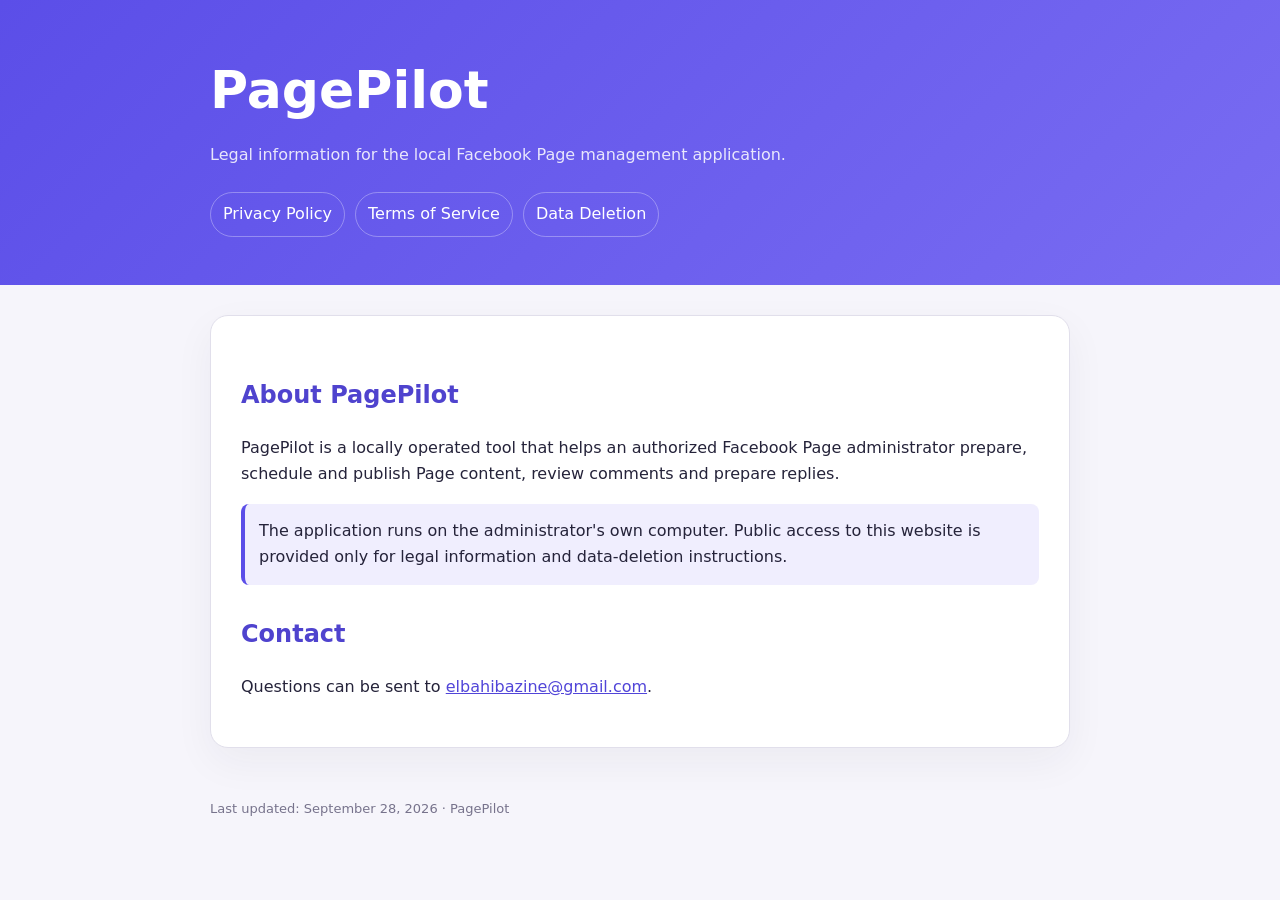
<file: index.html>
<!doctype html><html lang="en"><head><meta charset="utf-8"><meta name="viewport" content="width=device-width,initial-scale=1"><title>PagePilot Legal Information</title><link rel="stylesheet" href="styles.css"></head><body><header><div><h1>PagePilot</h1><p>Legal information for the local Facebook Page management application.</p><nav><a href="privacy-policy.html">Privacy Policy</a><a href="terms.html">Terms of Service</a><a href="data-deletion.html">Data Deletion</a></nav></div></header><main><h2>About PagePilot</h2><p>PagePilot is a locally operated tool that helps an authorized Facebook Page administrator prepare, schedule and publish Page content, review comments and prepare replies.</p><p class="notice">The application runs on the administrator's own computer. Public access to this website is provided only for legal information and data-deletion instructions.</p><h2>Contact</h2><p>Questions can be sent to <a href="mailto:elbahibazine@gmail.com">elbahibazine@gmail.com</a>.</p></main><footer>Last updated: September 28, 2026 · PagePilot</footer></body></html>
</file>
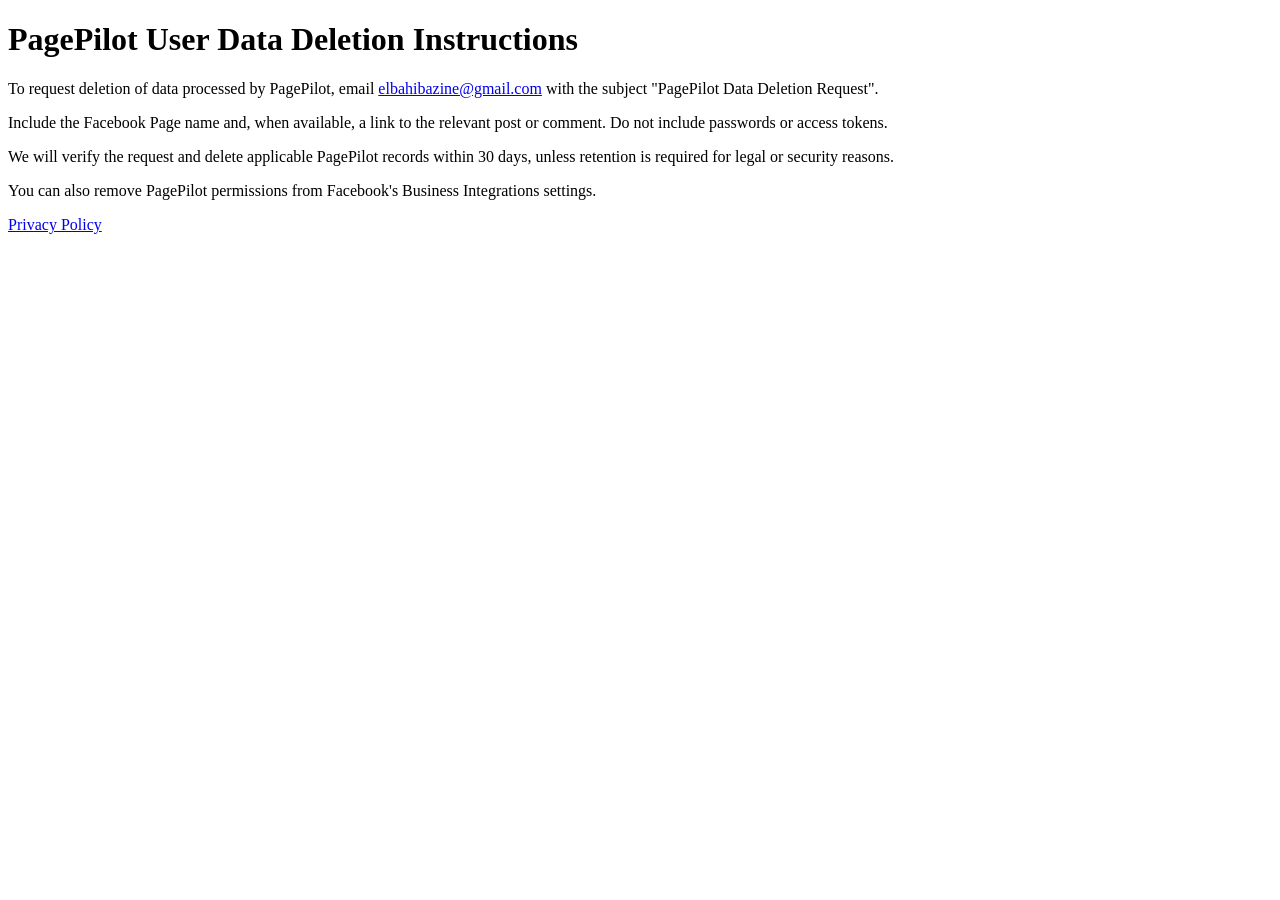
<file: delete/index.html>
<!doctype html>
<html lang="en">
<head>
  <meta charset="utf-8">
  <meta name="viewport" content="width=device-width, initial-scale=1">
  <title>PagePilot User Data Deletion Instructions</title>
  <meta name="description" content="Instructions for requesting deletion of user data processed by PagePilot.">
</head>
<body>
  <main>
    <h1>PagePilot User Data Deletion Instructions</h1>
    <p>To request deletion of data processed by PagePilot, email
      <a href="mailto:elbahibazine@gmail.com?subject=PagePilot%20Data%20Deletion%20Request">elbahibazine@gmail.com</a>
      with the subject "PagePilot Data Deletion Request".
    </p>
    <p>Include the Facebook Page name and, when available, a link to the relevant post or comment. Do not include passwords or access tokens.</p>
    <p>We will verify the request and delete applicable PagePilot records within 30 days, unless retention is required for legal or security reasons.</p>
    <p>You can also remove PagePilot permissions from Facebook's Business Integrations settings.</p>
    <p><a href="https://samer-bazine-ds.github.io/my-app/privacy-policy.html">Privacy Policy</a></p>
  </main>
</body>
</html>
</file>
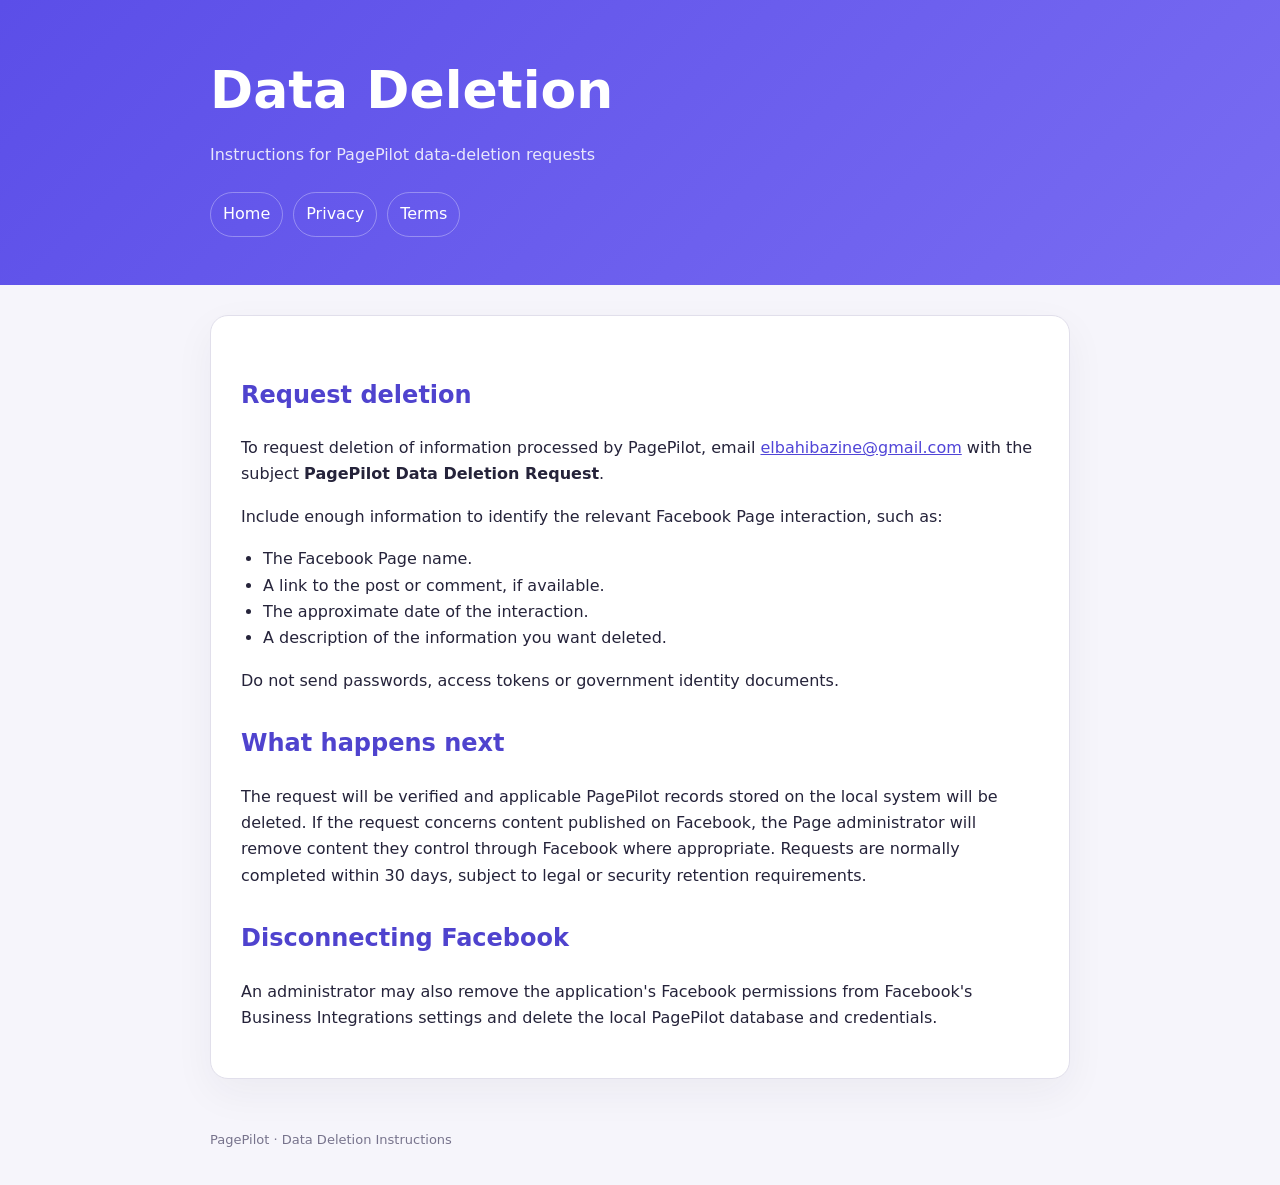
<file: data-deletion.html>
<!doctype html><html lang="en"><head><meta charset="utf-8"><meta name="viewport" content="width=device-width,initial-scale=1"><title>Data Deletion · PagePilot</title><link rel="stylesheet" href="styles.css"></head><body><header><div><h1>Data Deletion</h1><p>Instructions for PagePilot data-deletion requests</p><nav><a href="index.html">Home</a><a href="privacy-policy.html">Privacy</a><a href="terms.html">Terms</a></nav></div></header><main><h2>Request deletion</h2><p>To request deletion of information processed by PagePilot, email <a href="mailto:elbahibazine@gmail.com?subject=PagePilot%20Data%20Deletion%20Request">elbahibazine@gmail.com</a> with the subject <strong>PagePilot Data Deletion Request</strong>.</p><p>Include enough information to identify the relevant Facebook Page interaction, such as:</p><ul><li>The Facebook Page name.</li><li>A link to the post or comment, if available.</li><li>The approximate date of the interaction.</li><li>A description of the information you want deleted.</li></ul><p>Do not send passwords, access tokens or government identity documents.</p><h2>What happens next</h2><p>The request will be verified and applicable PagePilot records stored on the local system will be deleted. If the request concerns content published on Facebook, the Page administrator will remove content they control through Facebook where appropriate. Requests are normally completed within 30 days, subject to legal or security retention requirements.</p><h2>Disconnecting Facebook</h2><p>An administrator may also remove the application's Facebook permissions from Facebook's Business Integrations settings and delete the local PagePilot database and credentials.</p></main><footer>PagePilot · Data Deletion Instructions</footer></body></html>
</file>
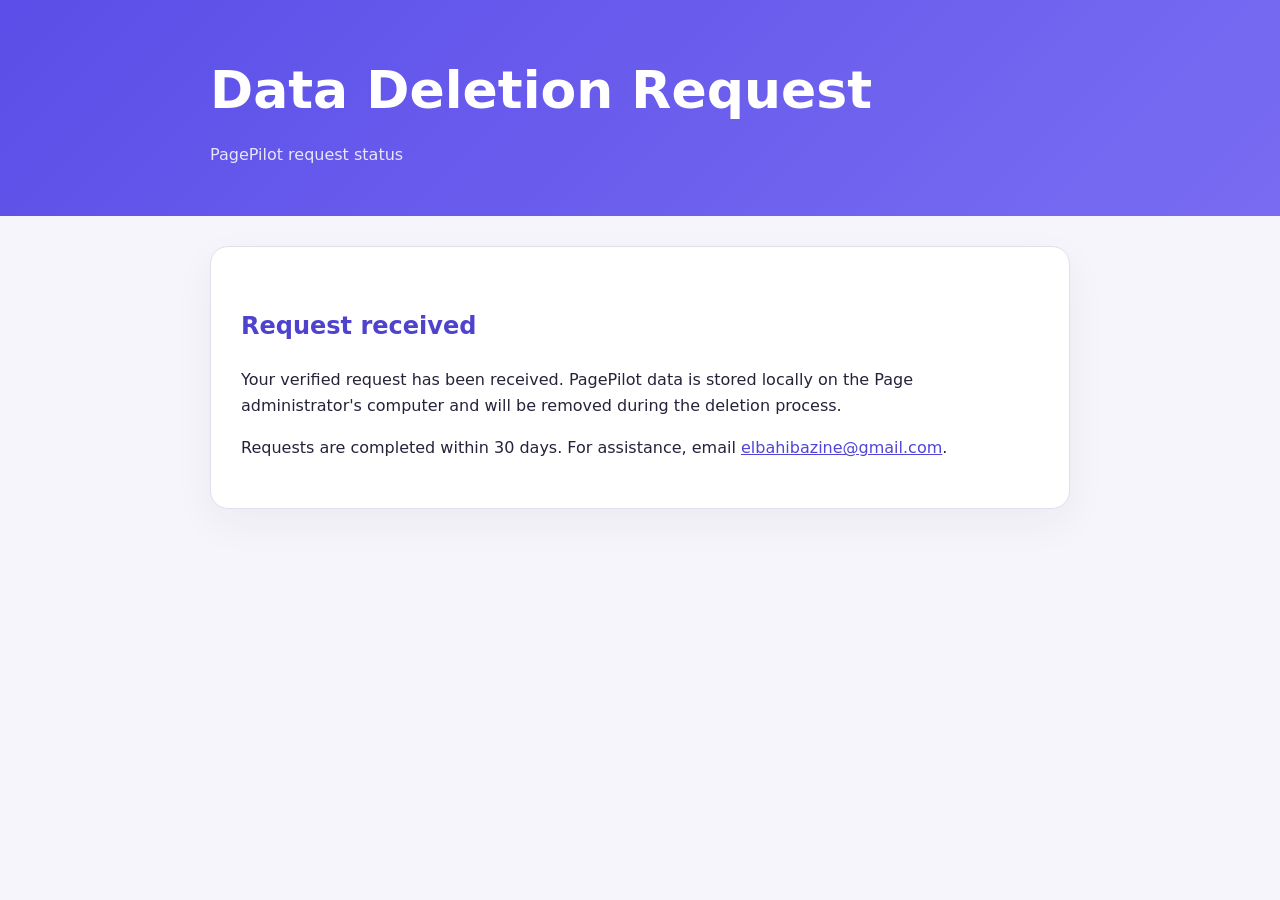
<file: deletion-status.html>
<!doctype html>
<html lang="en">
<head>
  <meta charset="utf-8">
  <meta name="viewport" content="width=device-width, initial-scale=1">
  <title>PagePilot Data Deletion Request</title>
  <link rel="stylesheet" href="/styles.css">
</head>
<body>
  <header><div><h1>Data Deletion Request</h1><p>PagePilot request status</p></div></header>
  <main>
    <h2>Request received</h2>
    <p>Your verified request has been received. PagePilot data is stored locally on the Page administrator's computer and will be removed during the deletion process.</p>
    <p>Requests are completed within 30 days. For assistance, email <a href="mailto:elbahibazine@gmail.com?subject=PagePilot%20Data%20Deletion%20Request">elbahibazine@gmail.com</a>.</p>
    <p id="confirmation"></p>
  </main>
  <script>
    const code = new URLSearchParams(location.search).get("code");
    if (code) document.getElementById("confirmation").textContent = `Confirmation code: ${code}`;
  </script>
</body>
</html>
</file>
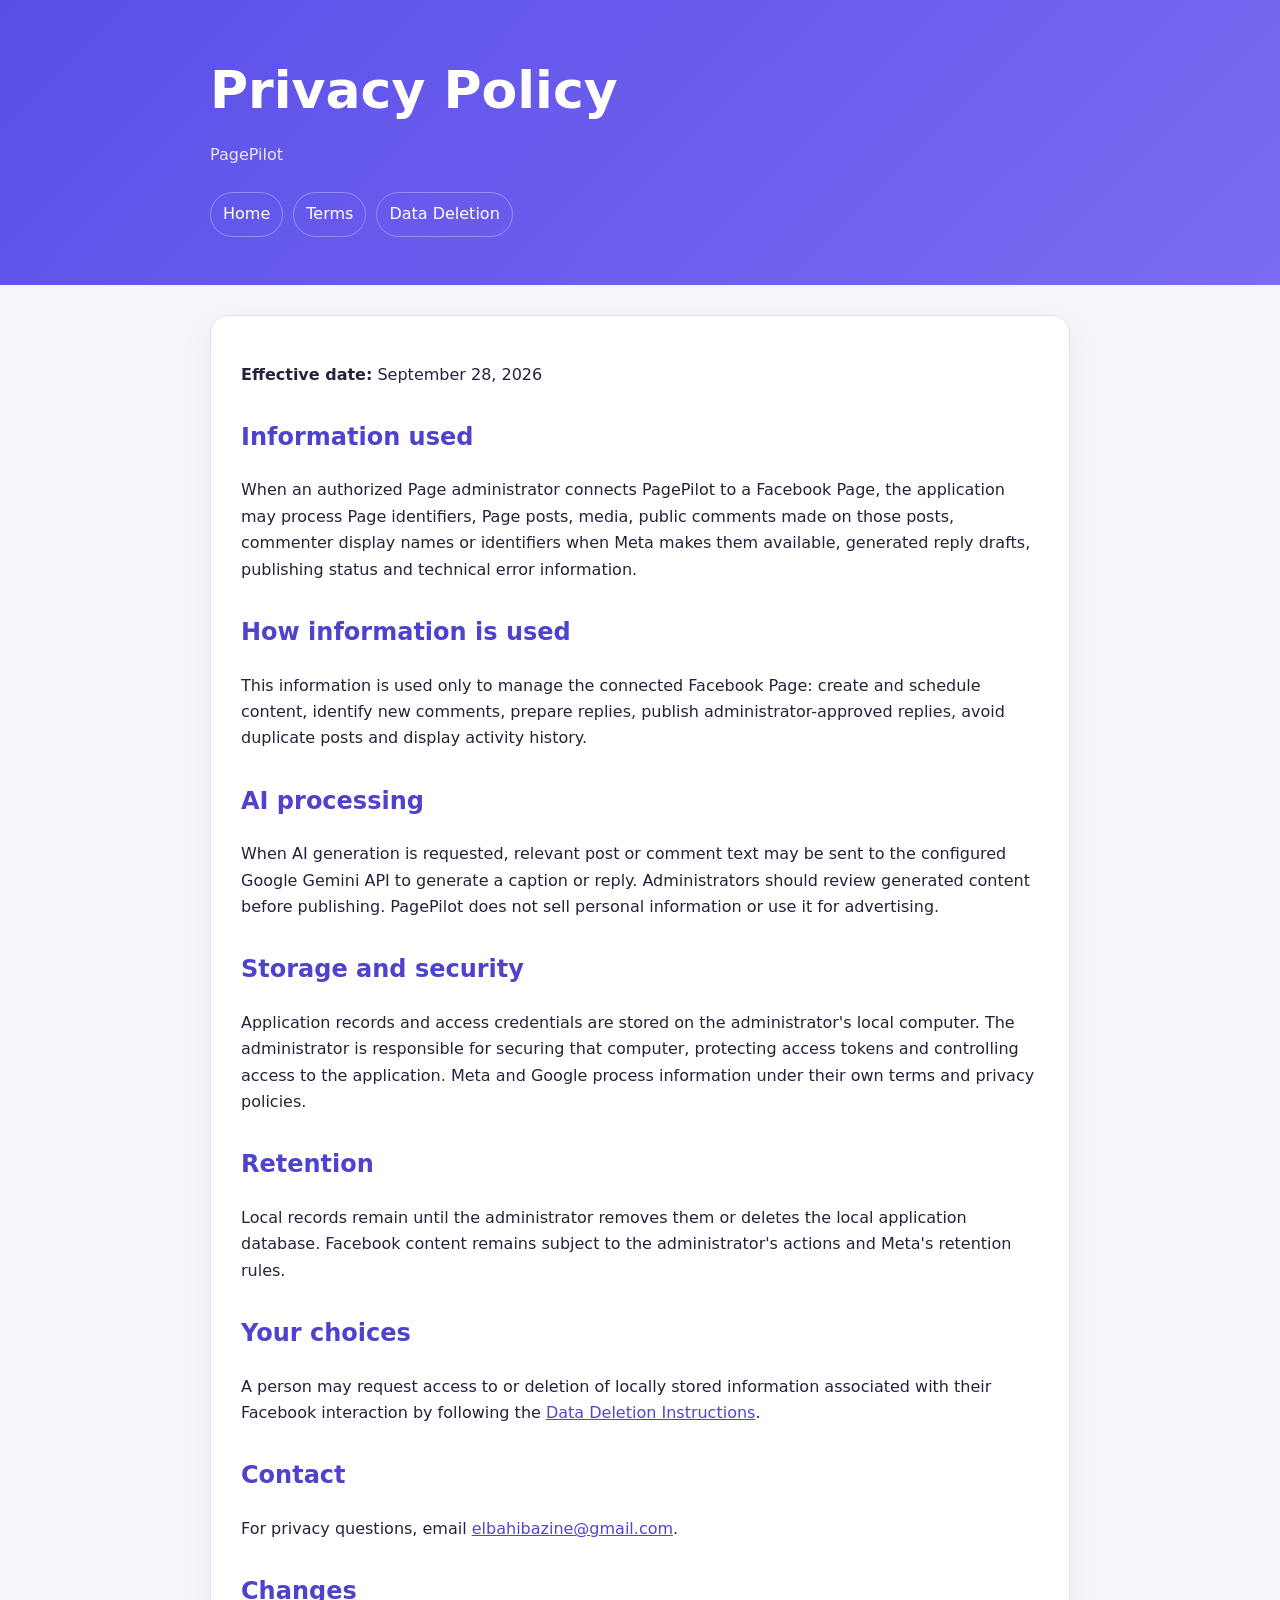
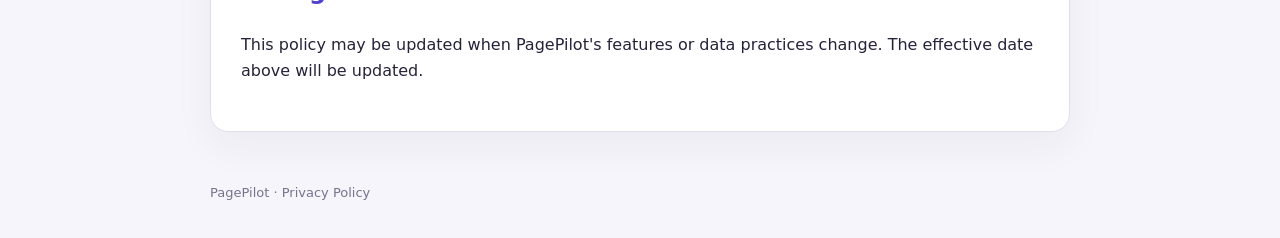
<file: privacy-policy.html>
<!doctype html><html lang="en"><head><meta charset="utf-8"><meta name="viewport" content="width=device-width,initial-scale=1"><title>Privacy Policy · PagePilot</title><link rel="stylesheet" href="styles.css"></head><body><header><div><h1>Privacy Policy</h1><p>PagePilot</p><nav><a href="index.html">Home</a><a href="terms.html">Terms</a><a href="data-deletion.html">Data Deletion</a></nav></div></header><main><p><strong>Effective date:</strong> September 28, 2026</p><h2>Information used</h2><p>When an authorized Page administrator connects PagePilot to a Facebook Page, the application may process Page identifiers, Page posts, media, public comments made on those posts, commenter display names or identifiers when Meta makes them available, generated reply drafts, publishing status and technical error information.</p><h2>How information is used</h2><p>This information is used only to manage the connected Facebook Page: create and schedule content, identify new comments, prepare replies, publish administrator-approved replies, avoid duplicate posts and display activity history.</p><h2>AI processing</h2><p>When AI generation is requested, relevant post or comment text may be sent to the configured Google Gemini API to generate a caption or reply. Administrators should review generated content before publishing. PagePilot does not sell personal information or use it for advertising.</p><h2>Storage and security</h2><p>Application records and access credentials are stored on the administrator's local computer. The administrator is responsible for securing that computer, protecting access tokens and controlling access to the application. Meta and Google process information under their own terms and privacy policies.</p><h2>Retention</h2><p>Local records remain until the administrator removes them or deletes the local application database. Facebook content remains subject to the administrator's actions and Meta's retention rules.</p><h2>Your choices</h2><p>A person may request access to or deletion of locally stored information associated with their Facebook interaction by following the <a href="data-deletion.html">Data Deletion Instructions</a>.</p><h2>Contact</h2><p>For privacy questions, email <a href="mailto:elbahibazine@gmail.com">elbahibazine@gmail.com</a>.</p><h2>Changes</h2><p>This policy may be updated when PagePilot's features or data practices change. The effective date above will be updated.</p></main><footer>PagePilot · Privacy Policy</footer></body></html>
</file>
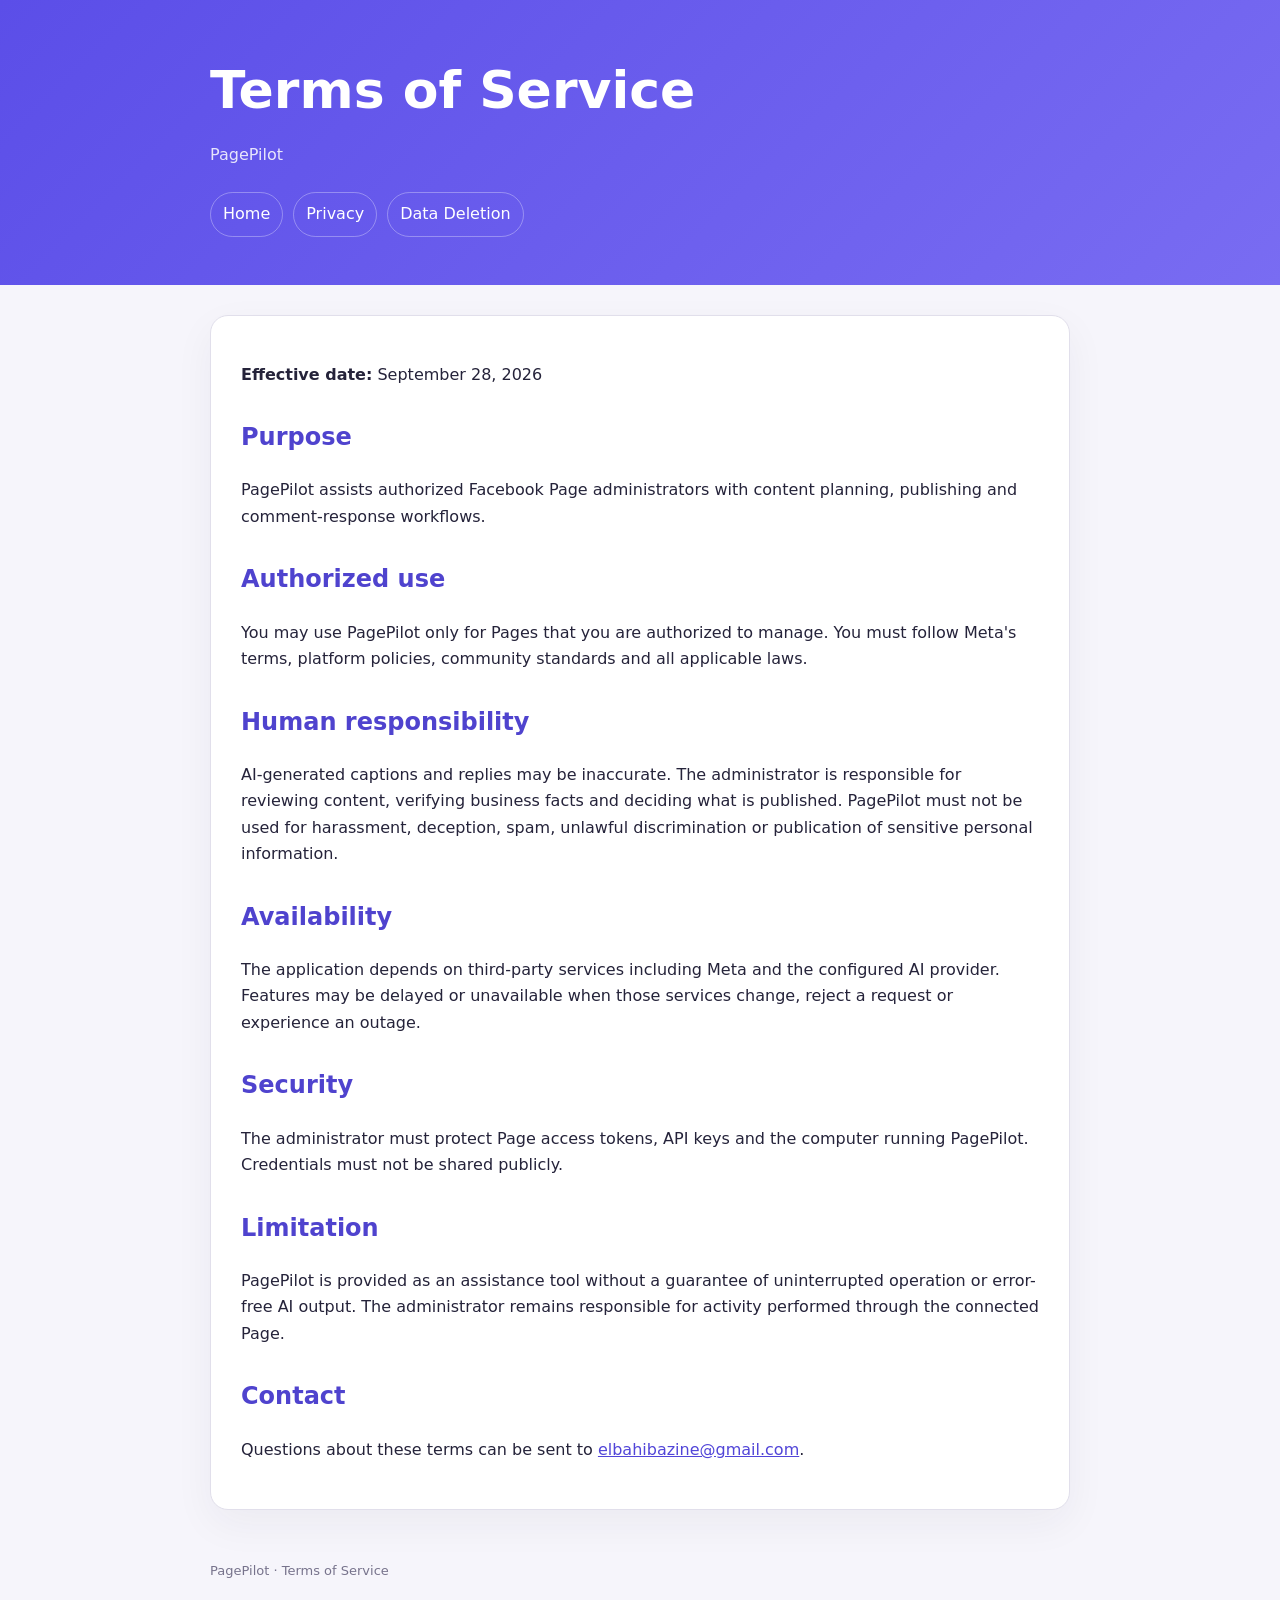
<file: terms.html>
<!doctype html><html lang="en"><head><meta charset="utf-8"><meta name="viewport" content="width=device-width,initial-scale=1"><title>Terms of Service · PagePilot</title><link rel="stylesheet" href="styles.css"></head><body><header><div><h1>Terms of Service</h1><p>PagePilot</p><nav><a href="index.html">Home</a><a href="privacy-policy.html">Privacy</a><a href="data-deletion.html">Data Deletion</a></nav></div></header><main><p><strong>Effective date:</strong> September 28, 2026</p><h2>Purpose</h2><p>PagePilot assists authorized Facebook Page administrators with content planning, publishing and comment-response workflows.</p><h2>Authorized use</h2><p>You may use PagePilot only for Pages that you are authorized to manage. You must follow Meta's terms, platform policies, community standards and all applicable laws.</p><h2>Human responsibility</h2><p>AI-generated captions and replies may be inaccurate. The administrator is responsible for reviewing content, verifying business facts and deciding what is published. PagePilot must not be used for harassment, deception, spam, unlawful discrimination or publication of sensitive personal information.</p><h2>Availability</h2><p>The application depends on third-party services including Meta and the configured AI provider. Features may be delayed or unavailable when those services change, reject a request or experience an outage.</p><h2>Security</h2><p>The administrator must protect Page access tokens, API keys and the computer running PagePilot. Credentials must not be shared publicly.</p><h2>Limitation</h2><p>PagePilot is provided as an assistance tool without a guarantee of uninterrupted operation or error-free AI output. The administrator remains responsible for activity performed through the connected Page.</p><h2>Contact</h2><p>Questions about these terms can be sent to <a href="mailto:elbahibazine@gmail.com">elbahibazine@gmail.com</a>.</p></main><footer>PagePilot · Terms of Service</footer></body></html>
</file>
<file: styles.css>
:root{font-family:Inter,system-ui,-apple-system,Segoe UI,sans-serif;color:#25233a;background:#f6f5fb;line-height:1.65}*{box-sizing:border-box}body{margin:0}header{padding:48px 20px;background:linear-gradient(135deg,#5b4ee8,#796cf2);color:#fff}header div,main,footer{width:min(860px,calc(100% - 36px));margin:auto}h1{margin:0;font-size:clamp(32px,6vw,52px)}header p{margin:8px 0 0;opacity:.85}nav{display:flex;gap:10px;flex-wrap:wrap;margin-top:24px}nav a{padding:8px 12px;border:1px solid #ffffff50;border-radius:99px;color:#fff;text-decoration:none}main{margin-top:30px;margin-bottom:50px;padding:30px;border:1px solid #e1dfeb;border-radius:18px;background:#fff;box-shadow:0 14px 40px #25233a0d}h2{margin-top:30px;color:#4f43ce}a{color:#5145d8}footer{padding:0 0 35px;color:#77738c;font-size:13px}.notice{padding:14px;border-left:4px solid #5b4ee8;border-radius:8px;background:#f0eefe}ul{padding-left:22px}@media(max-width:600px){main{padding:21px}}
</file>
